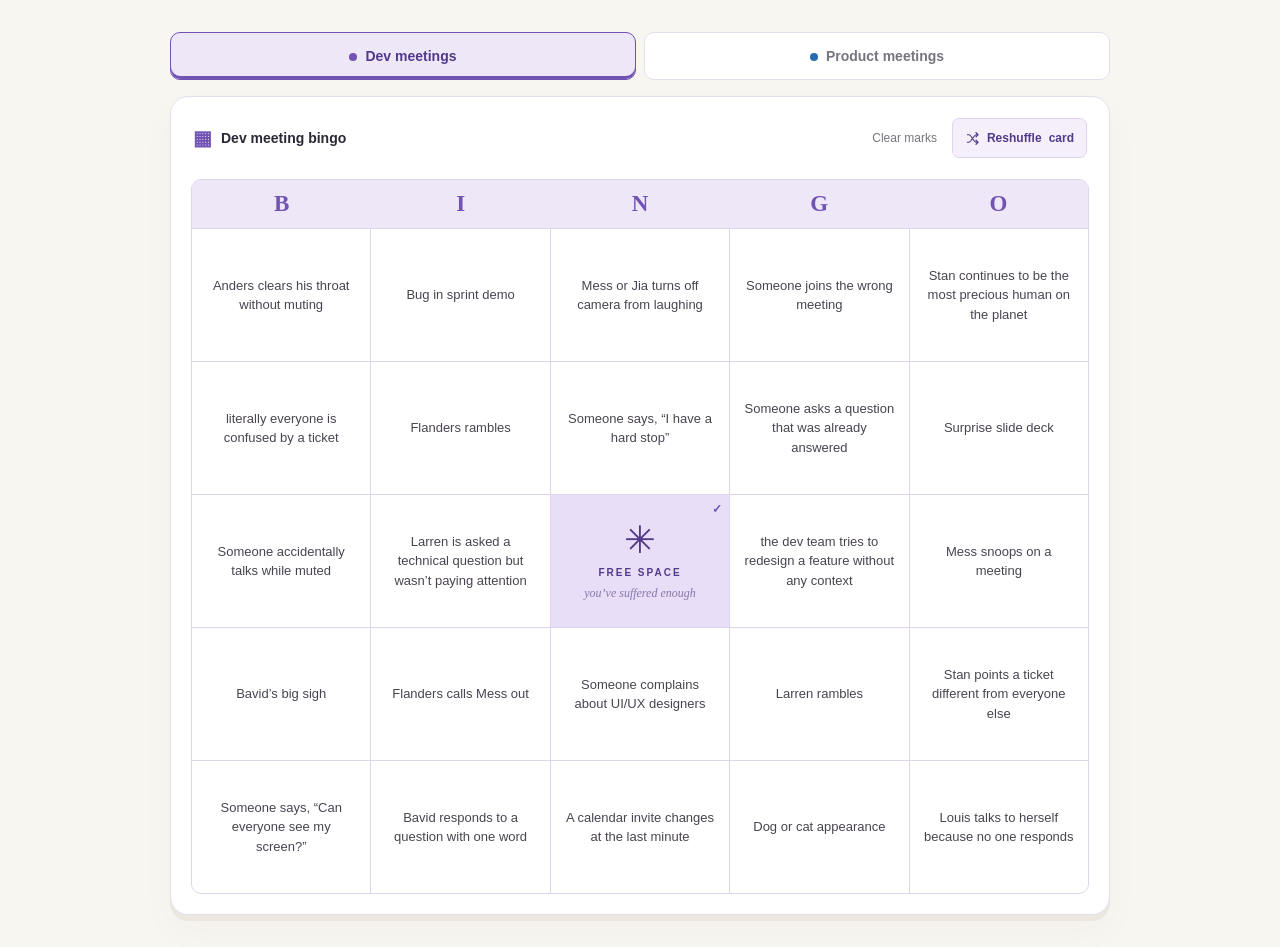
<file: index.html>
<!DOCTYPE html>
<html lang="en">
<head>
  <meta charset="UTF-8">
  <meta name="viewport" content="width=device-width, initial-scale=1">
  <meta name="theme-color" content="#f8f6f1">
  <title>Borus Bingo · Meeting edition</title>
  <link rel="stylesheet" href="assets/bingo.css">
  <script src="assets/bingo.js" defer></script>
</head>
<body data-meeting="dev">
  <main class="wrap">
    <div class="meeting-tabs" role="tablist" aria-label="Meeting type">
      <button id="devTab" class="meeting-tab" type="button" role="tab" aria-selected="true" aria-controls="meetingPanel" data-meeting="dev">Dev meetings</button>
      <button id="productTab" class="meeting-tab" type="button" role="tab" aria-selected="false" aria-controls="meetingPanel" tabindex="-1" data-meeting="product">Product meetings</button>
    </div>
    <section id="meetingPanel" class="game" role="tabpanel" aria-labelledby="devTab">
      <div class="game-toolbar">
        <div class="board-label"><span aria-hidden="true">▦</span> <span id="boardTitle">Dev meeting bingo</span></div>
        <div class="actions">
          <button id="clearBtn" class="clear-button" type="button">Clear marks</button>
          <button id="reshuffleBtn" class="shuffle-button" type="button"><svg viewBox="0 0 24 24" fill="none" stroke="currentColor" stroke-width="1.7" aria-hidden="true"><path d="M3 6h3c5 0 7 12 12 12h3m-4-4 4 4-4 4M3 18h3c2 0 4-3 6-6s4-6 6-6h3m-4-4 4 4-4 4"/></svg> Reshuffle <span class="desktop-only">card</span></button>
        </div>
      </div>
      <div class="card">
        <div class="column-headings" aria-hidden="true"><span>B</span><span>I</span><span>N</span><span>G</span><span>O</span></div>
        <div id="board" class="board" role="group" aria-label="Bingo card. Mark five in a row, column, or diagonal."></div>
      </div>
    </section>
    <p id="status" class="sr-only" role="status" aria-live="polite"></p>
  </main>
  <div id="celebration" class="celebration" role="status" aria-live="polite" aria-atomic="true" hidden><span class="celebration-icon" aria-hidden="true">✳</span><div><strong>BINGO!</strong><span id="celebrationMessage">It’s fine. Everything’s fine.</span></div><button id="dismissCelebration" type="button" aria-label="Dismiss bingo celebration">×</button></div>
  <div id="confetti" class="confetti" aria-hidden="true"></div>
</body>
</html>
</file>
<file: assets/bingo.css>
:root {
  color-scheme:light;
  --bg:#f8f6f1;
  --ink:#292835;
  --muted:#77747f;
  --accent:#7053b3;
  --accent-dark:#513a89;
  --line:#e4dfeb;
  --border:#ded5ec;
  --soft:#f4effb;
  --heading:#eee7f7;
  --marked:#eee7fa;
  --free:#e8def7;
  --note:#8a75aa;
  --win:#dcd0ef;
  --focus:#9b81c4;
  --hover-marked:#e2d5f4;
  --pulse:#c6b2e5;
  font-family:Arial,Helvetica,sans-serif;
  color:var(--ink);
  background:var(--bg);
}

body[data-meeting="product"] {
  --accent:#276cae;
  --accent-dark:#174b7d;
  --line:#d8e4ee;
  --border:#c8daec;
  --soft:#f0f6fc;
  --heading:#e1edfa;
  --marked:#e3effb;
  --free:#d4e6f8;
  --note:#527493;
  --win:#c5def5;
  --focus:#6496c5;
  --hover-marked:#d4e5f6;
  --pulse:#a6cbed;
}

.meeting-tabs {
  display:flex;
  gap:8px;
  margin-bottom:16px;
}

.meeting-tab {
  flex:1;
  min-height:48px;
  padding:12px;
  border:1px solid var(--line);
  border-radius:10px;
  background:white;
  color:var(--muted);
  font-weight:700;
  font-size:14px;
}

.meeting-tab[data-meeting="dev"] { --tab-color:#7053b3; }
.meeting-tab[data-meeting="product"] { --tab-color:#276cae; }
.meeting-tab::before {
  content:'';
  display:inline-block;
  width:8px;
  height:8px;
  border-radius:50%;
  background:var(--tab-color);
  margin-right:8px;
}
.meeting-tab[aria-selected="true"] {
  background:var(--heading);
  color:var(--accent-dark);
  border-color:var(--accent);
  box-shadow:inset 0 -3px var(--accent);
}

* {
  box-sizing:border-box;
}

body {
  margin:0;
  padding:32px;
  background-image:radial-gradient(#b8aaca33 .7px,transparent .7px);
  background-size:8px 8px;
}

button,a {
  -webkit-tap-highlight-color:transparent;
}

button {
  font:inherit;
  cursor:pointer;
}

button:focus-visible,a:focus-visible {
  outline:3px solid var(--focus);
  outline-offset:4px;
}

.wrap {
  max-width:940px;
  margin:auto;
}

.game {
  background:#fff;
  border:1px solid var(--line);
  border-radius:18px;
  box-shadow:0 6px 0 #ece8e0,0 16px 40px #39304707;
  overflow:hidden;
}

.game-toolbar {
  display:flex;
  justify-content:space-between;
  align-items:center;
  gap:12px;
  padding:19px 22px;
}

.board-label {
  display:flex;
  align-items:center;
  gap:9px;
  font-size:14px;
  font-weight:700;
}

.board-label>span[aria-hidden] {
  font-size:20px;
  color:var(--accent);
}

.actions {
  display:flex;
  gap:15px;
  align-items:center;
}

.clear-button {
  background:none;
  border:0;
  color:var(--muted);
  font-size:12px;
  padding:10px 0;
  min-height:44px;
}

.shuffle-button {
  border:1px solid var(--border);
  border-radius:7px;
  background:var(--soft);
  color:var(--accent-dark);
  padding:9px 12px;
  font-size:12px;
  font-weight:600;
  display:flex;
  gap:7px;
  align-items:center;
  min-height:40px;
  transition:background .2s;
}

.shuffle-button:hover {
  background:var(--hover-marked);
}

.shuffle-button svg {
  width:15px;
  height:15px;
}

.card {
  margin:0 20px 20px;
  border:1px solid var(--border);
  border-radius:10px;
  overflow:hidden;
  background:var(--soft);
}

.column-headings {
  display:grid;
  grid-template-columns:repeat(5,1fr);
  background:var(--heading);
  border-bottom:1px solid var(--border);
}

.column-headings span {
  text-align:center;
  padding:11px;
  color:var(--accent);
  font-family:Georgia,serif;
  font-weight:bold;
  font-size:23px;
}

.board {
  display:grid;
  grid-template-columns:repeat(5,minmax(0,1fr));
  gap:1px;
  background:var(--border);
}

.tile {
  position:relative;
  min-width:0;
  min-height:126px;
  border:0;
  background:#fff;
  color:#494450;
  padding:22px 13px;
  font-size:12px;
  line-height:1.5;
  font-weight:500;
  display:flex;
  align-items:center;
  justify-content:center;
  text-align:center;
  overflow-wrap:anywhere;
  transition:background .16s,color .16s,box-shadow .16s;
  touch-action:manipulation;
}

.tile:focus-visible {
  outline-offset:-4px;
  z-index:1;
}

.tile::after {
  content:'✓';
  position:absolute;
  right:7px;
  top:5px;
  font-size:12px;
  font-weight:bold;
  color:var(--accent);
  opacity:0;
  transform:scale(.3);
  transition:opacity .16s,transform .2s;
}

.tile.marked {
  background:var(--marked);
  color:var(--accent-dark);
}

.tile.marked::after {
  opacity:1;
  transform:scale(1);
}

.tile.free {
  background:var(--free);
  flex-direction:column;
  gap:4px;
  color:var(--accent-dark);
  cursor:default;
}

.free-star {
  font-size:38px;
  line-height:1.1;
}

.free-title {
  text-transform:uppercase;
  font-size:10px;
  letter-spacing:2px;
  font-weight:800;
}

.free-note {
  font-family:Georgia,serif;
  font-style:italic;
  font-size:12px;
  color:var(--note);
}

.tile.winning {
  background:var(--win);
  box-shadow:inset 0 0 0 2px var(--focus);
}

.tile.pop {
  animation:tile-pop .28s ease-out;
}

.tile.win-pulse {
  animation:win-pulse .65s ease-in-out 2;
}

.sr-only {
  position:absolute;
  width:1px;
  height:1px;
  padding:0;
  margin:-1px;
  overflow:hidden;
  clip:rect(0,0,0,0);
  white-space:nowrap;
  border:0;
}

.celebration[hidden] {
  display:none;
}

.celebration {
  position:fixed;
  bottom:28px;
  left:50%;
  transform:translateX(-50%);
  z-index:10;
  display:flex;
  align-items:center;
  gap:15px;
  background:var(--accent-dark);
  color:white;
  padding:17px 20px;
  border:1px solid var(--focus);
  border-radius:14px;
  box-shadow:0 10px 35px #39235440;
  animation:toast-in .4s ease-out;
  max-width:calc(100vw - 28px);
  width:340px;
}

.celebration-icon {
  font-size:44px;
  color:#e6d0a3;
  animation:spin-in .8s ease-out;
}

.celebration strong {
  display:block;
  font-family:Georgia,serif;
  letter-spacing:4px;
  font-size:24px;
}

.celebration div>span {
  display:block;
  font-size:12px;
  color:var(--heading);
  margin-top:4px;
}

.celebration button {
  margin-left:auto;
  background:none;
  border:0;
  color:var(--heading);
  font-size:24px;
  min-width:36px;
  min-height:44px;
}

.confetti {
  position:fixed;
  inset:0;
  pointer-events:none;
  overflow:hidden;
  z-index:9;
}

.confetti i {
  position:absolute;
  top:-25px;
  left:var(--x);
  width:var(--size);
  height:calc(var(--size)*1.7);
  background:var(--color);
  border-radius:2px;
  animation:confetti-fall var(--duration) var(--delay) ease-in forwards;
}

@media(hover:hover) {
  .tile:not(.free):hover {
    background:var(--soft);
    box-shadow:inset 0 0 0 2px var(--focus);
  }
  .tile.marked:hover {
    background:var(--hover-marked);
  }
}

@keyframes tile-pop {
  50% {
    box-shadow:inset 0 0 0 4px var(--focus);
  }
}

@keyframes win-pulse {
  50% {
    background:var(--pulse);
  }
}

@keyframes toast-in {
  from {
    opacity:0;
    translate:0 16px;
  }
  to {
    opacity:1;
    translate:0 0;
  }
}

@keyframes spin-in {
  from {
    transform:rotate(-120deg) scale(.3);
  }
  to {
    transform:rotate(0) scale(1);
  }
}

@keyframes confetti-fall {
  to {
    transform:translate(var(--drift),110vh) rotate(var(--rotation));
    opacity:.2;
  }
}

@media(min-width:1100px) {
  .wrap {
    max-width:940px;
  }
  .tile {
    min-height:132px;
    font-size:13px;
  }
}

@media(max-width:640px) {
  body {
    padding:12px;
  }
  .game {
    border-radius:12px;
  }
  .game-toolbar {
    padding:12px;
    gap:7px;
    flex-wrap:wrap;
  }
  .board-label {
    font-size:12px;
    gap:6px;
  }
  .actions {
    gap:12px;
    margin-left:auto;
  }
  .clear-button,.shuffle-button {
    font-size:11px;
  }
  .shuffle-button {
    padding:8px;
  }
  .desktop-only {
    display:none;
  }
  .card {
    margin:0 7px 7px;
    border-radius:7px;
  }
  .column-headings span {
    padding:8px;
    font-size:20px;
  }
  .tile {
    min-height:124px;
    padding:21px 5px 14px;
    font-size:10px;
    line-height:1.4;
  }
  .tile::after {
    right:4px;
    top:3px;
    font-size:10px;
  }
  .free-star {
    font-size:30px;
  }
  .free-title {
    font-size:8px;
    letter-spacing:1px;
  }
  .free-note {
    font-size:10px;
  }
}

@media(prefers-reduced-motion:reduce) {
  *,*::before,*::after {
    animation:none!important;
    transition:none!important;
  }
  .confetti {
    display:none;
  }
}
</file>
